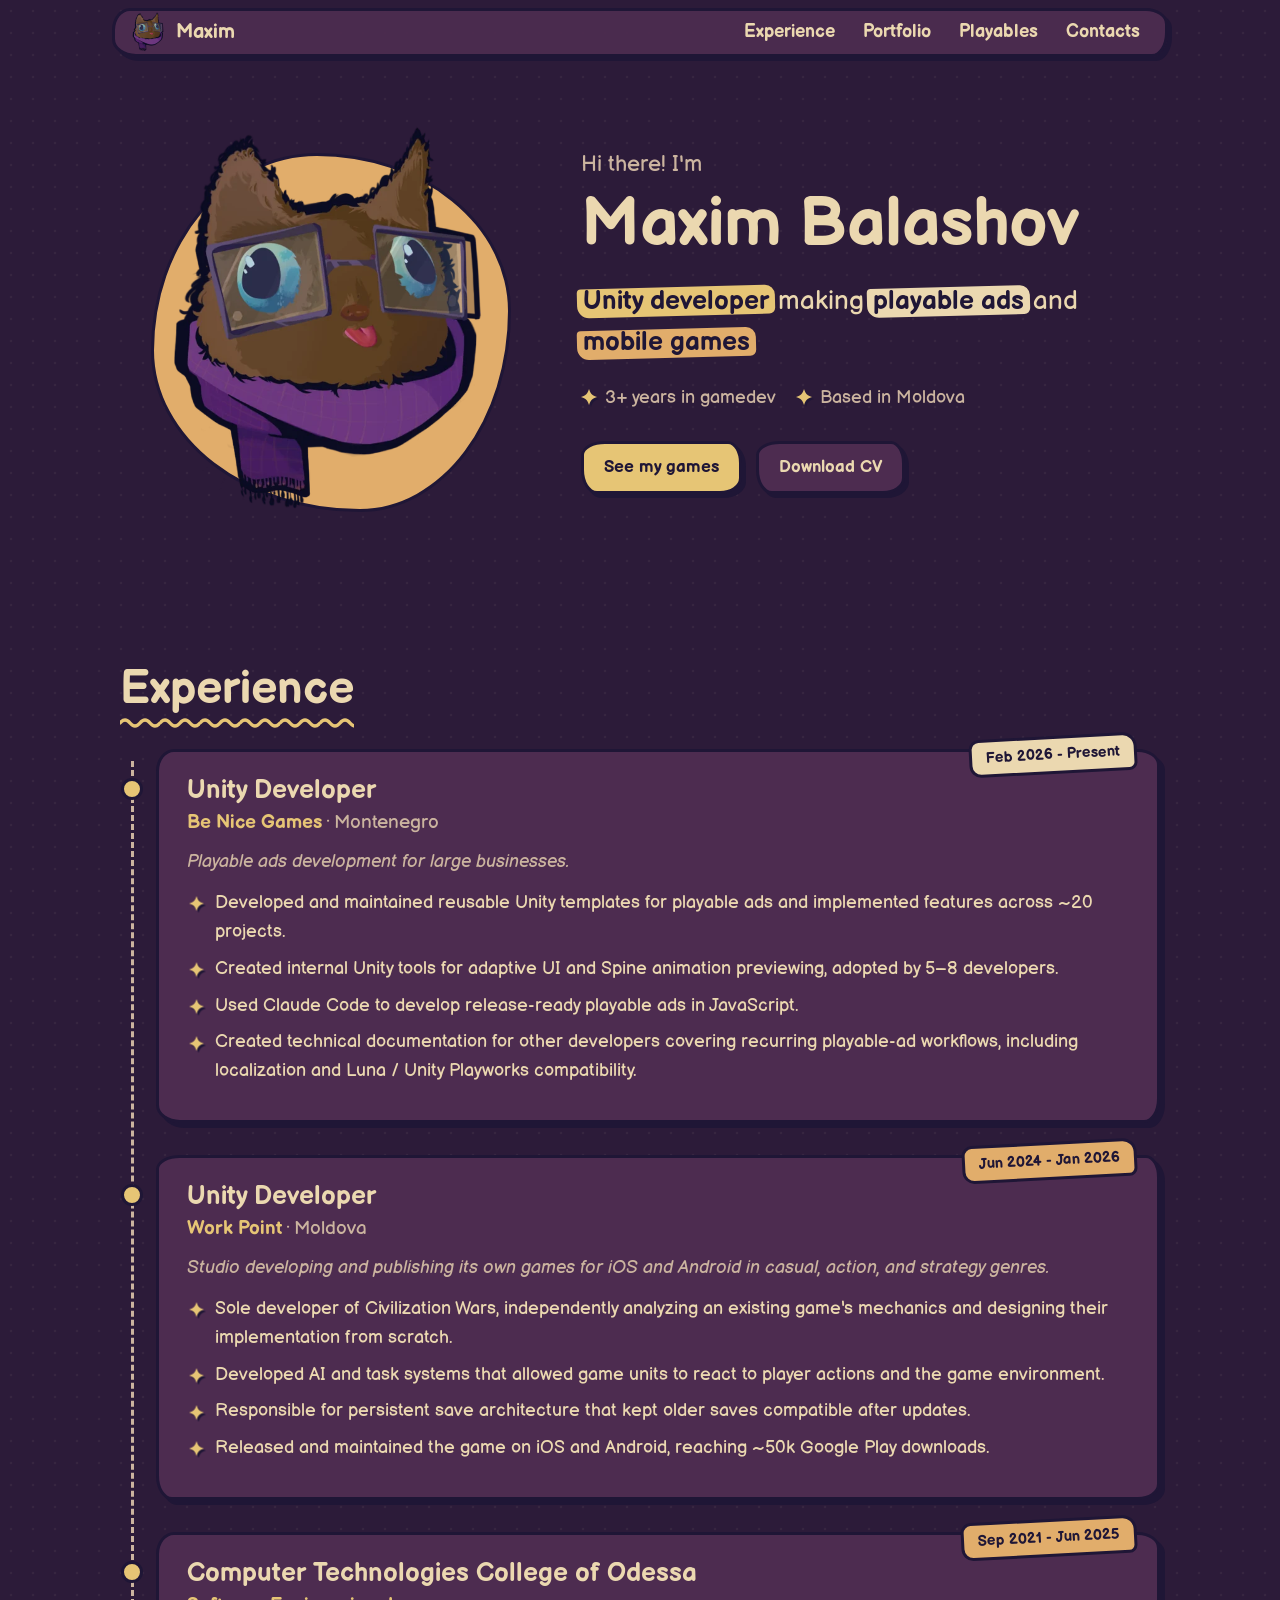
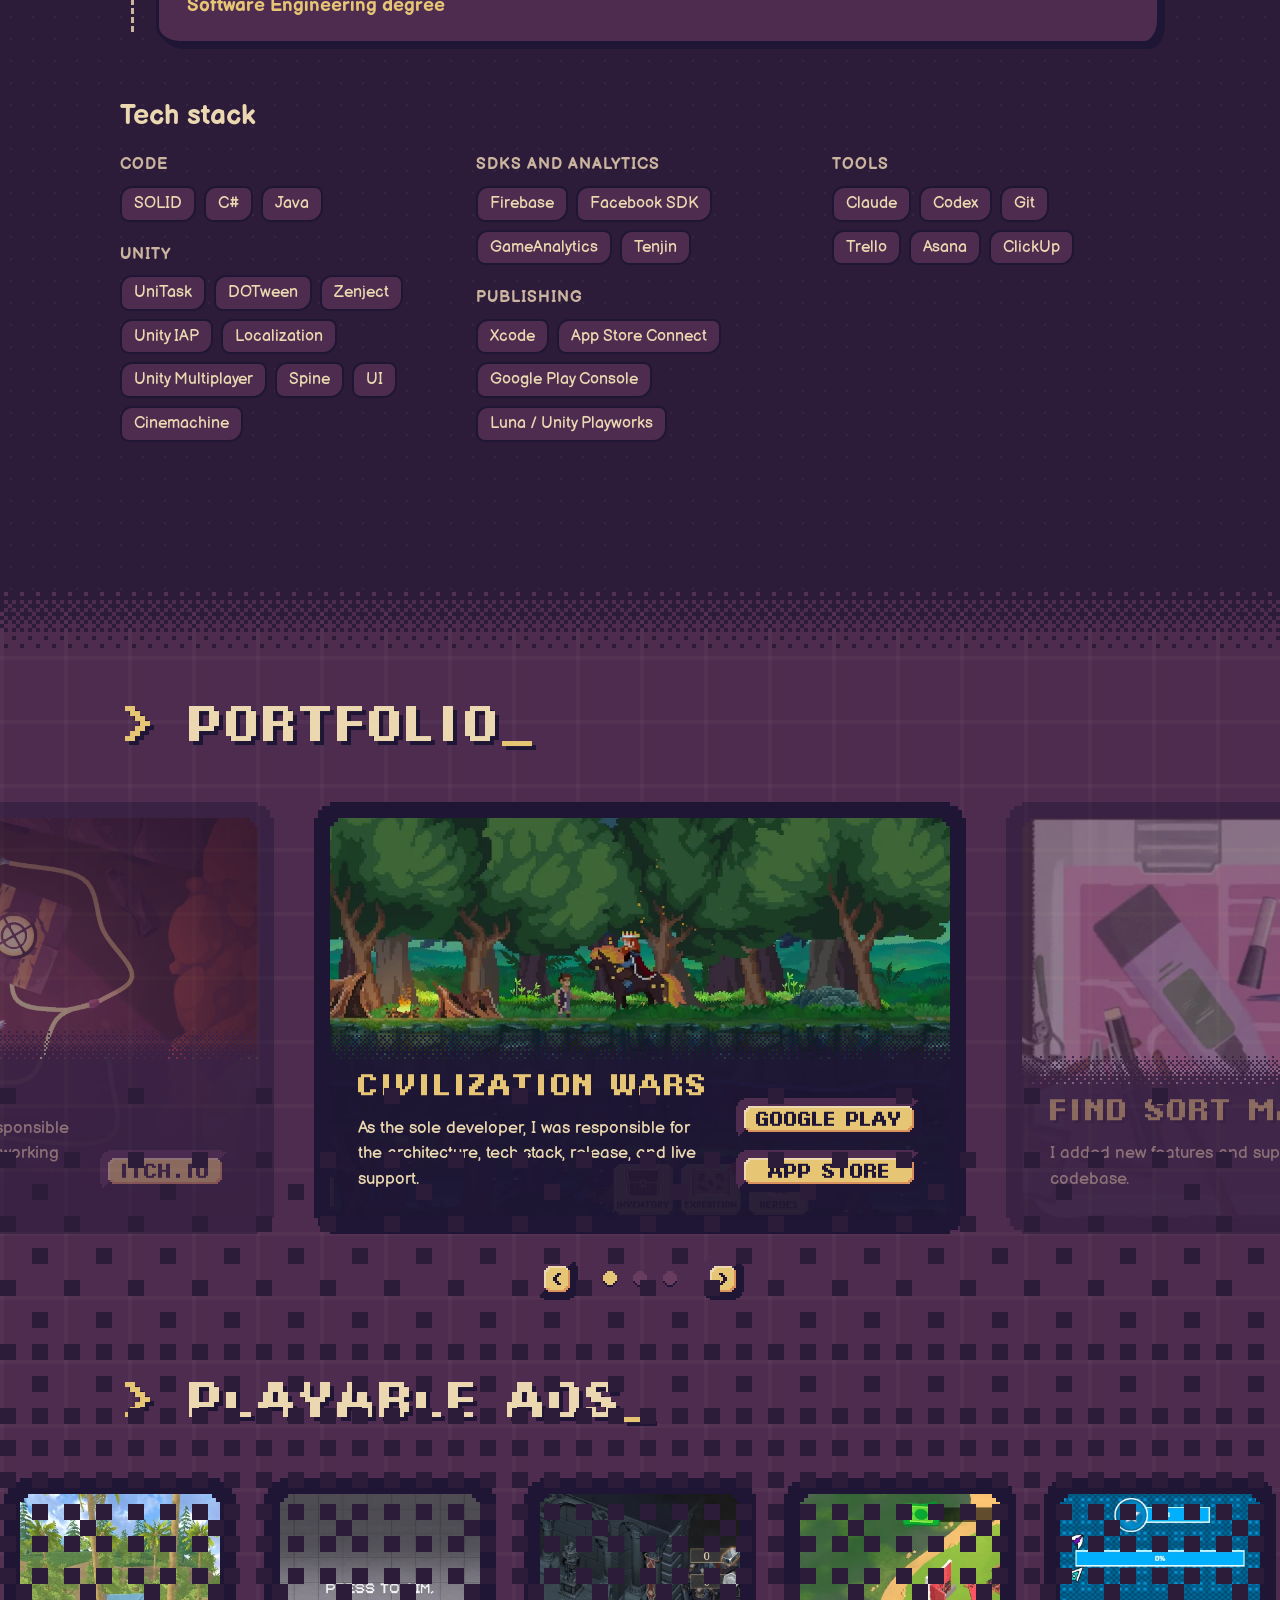
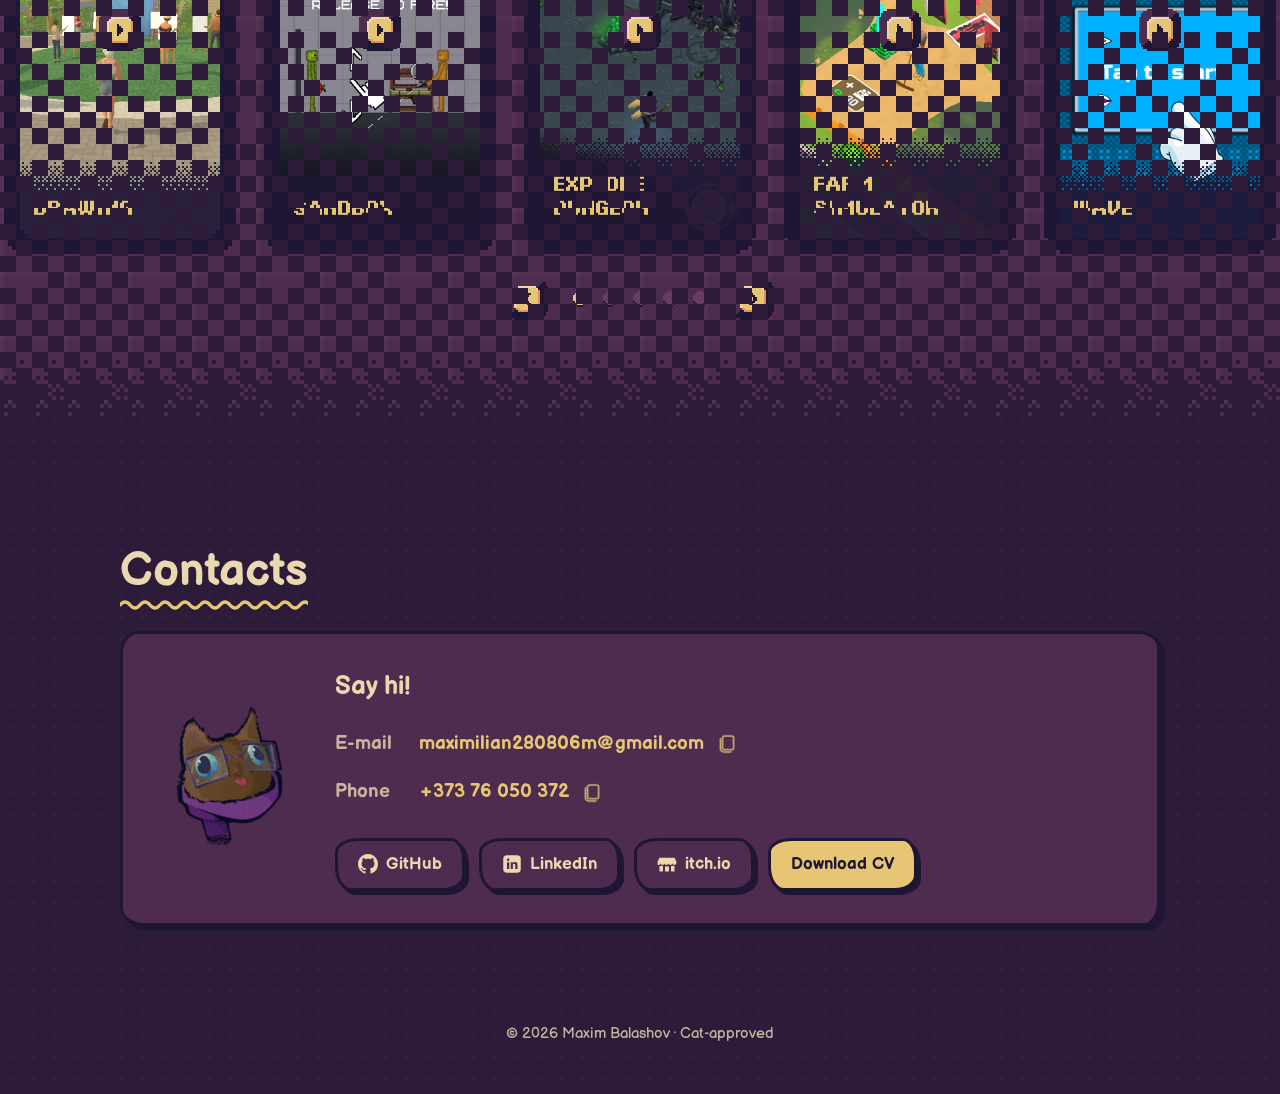
<file: index.html>
<!doctype html>
<html lang="en">
<head>
  <meta charset="utf-8">
  <meta name="viewport" content="width=device-width, initial-scale=1">
  <title>Maxim Balashov</title>
  <meta name="description" content="Unity developer">
  <!-- link preview in messengers / social networks -->
  <meta property="og:type" content="website">
  <meta property="og:url" content="https://maverik-666.github.io/">
  <meta property="og:title" content="Maxim Balashov">
  <meta property="og:description" content="Unity developer">
  <link rel="icon" type="image/png" href="Assets/Art/favicon.png">
  <link rel="preload" href="Assets/Fonts/BalsamiqSans/BalsamiqSans-Regular.woff2" as="font" type="font/woff2" crossorigin>
  <link rel="preload" href="Assets/Fonts/BalsamiqSans/BalsamiqSans-Bold.woff2" as="font" type="font/woff2" crossorigin>
  <link rel="stylesheet" href="css/style.css?v=39">
</head>
<body>

  <!-- Hand-drawn wobble filter, used by doodle elements -->
  <svg width="0" height="0" style="position:absolute" aria-hidden="true">
    <filter id="wobble">
      <feTurbulence type="fractalNoise" baseFrequency="0.03" numOctaves="2" seed="3"/>
      <feDisplacementMap in="SourceGraphic" scale="3"/>
    </filter>
  </svg>

  <header class="nav">
    <a class="nav__logo" href="#top" aria-label="Back to top">
      <img src="Assets/Art/icon.webp" alt="" width="40" height="40">
      <span>Maxim</span>
    </a>
    <nav class="nav__links" aria-label="Sections">
      <a href="#experience">Experience</a>
      <a href="#games">Portfolio</a>
      <a href="#playables">Playables</a>
      <a href="#contacts">Contacts</a>
    </nav>
  </header>

  <main id="top">

    <!-- ============ HERO ============ -->
    <section class="hero">
      <div class="hero__avatar">
        <div class="hero__blob" aria-hidden="true"></div>
        <div class="hero__cat">
          <img src="Assets/Art/icon.webp" alt="Maxim's avatar: a brown cat in glasses and a purple scarf" width="735" height="734">
        </div>
      </div>

      <div class="hero__text">
        <p class="hero__hello">Hi there! I'm</p>
        <h1 class="hero__name">Maxim Balashov</h1>
        <p class="hero__role">
          <span class="marker">Unity developer</span> making
          <span class="marker marker--mustard">playable ads</span> and
          <span class="marker marker--coral">mobile games</span>.
        </p>
        <ul class="hero__facts">
          <li>3+ years in gamedev</li>
          <li>Based in Moldova</li>
        </ul>
        <div class="hero__actions">
          <a class="btn btn--primary" href="#games">See my games</a>
          <a class="btn" href="Assets/CV%2017.10.pdf" download="Maxim_Balashov_CV.pdf" data-track="cv-download-hero">Download CV</a>
        </div>
      </div>
    </section>

    <!-- ============ EXPERIENCE ============ -->
    <section class="section" id="experience">
      <h2 class="section__title"><span>Experience</span></h2>

      <div class="timeline">
        <article class="job card">
          <div class="job__date sticker sticker--mustard">Feb 2026 - Present</div>
          <h3 class="job__role">Unity Developer</h3>
          <p class="job__company">Be Nice Games <span>· Montenegro</span></p>
          <p class="job__about">Playable ads development for large businesses.</p>
          <ul class="job__list">
            <li>Developed and maintained reusable Unity templates for playable ads and implemented features across ~20 projects.</li>
            <li>Created internal Unity tools for adaptive UI and Spine animation previewing, adopted by 5–8 developers.</li>
            <li>Used Claude Code to develop release-ready playable ads in JavaScript.</li>
            <li>Created technical documentation for other developers covering recurring playable-ad workflows, including localization and Luna / Unity Playworks compatibility.</li>
          </ul>
        </article>

        <article class="job card">
          <div class="job__date sticker sticker--coral">Jun 2024 - Jan 2026</div>
          <h3 class="job__role">Unity Developer</h3>
          <p class="job__company">Work Point <span>· Moldova</span></p>
          <p class="job__about">Studio developing and publishing its own games for iOS and Android in casual, action, and strategy genres.</p>
          <ul class="job__list">
            <li>Sole developer of Civilization Wars, independently analyzing an existing game's mechanics and designing their implementation from scratch.</li>
            <li>Developed AI and task systems that allowed game units to react to player actions and the game environment.</li>
            <li>Responsible for persistent save architecture that kept older saves compatible after updates.</li>
            <li>Released and maintained the game on iOS and Android, reaching ~50k Google Play downloads.</li>
          </ul>
        </article>

        <article class="job card card--small">
          <div class="job__date sticker">Sep 2021 - Jun 2025</div>
          <h3 class="job__role">Computer Technologies College of Odessa</h3>
          <p class="job__company">Software Engineering degree</p>
        </article>
      </div>

      <h3 class="subtitle">Tech stack</h3>
      <div class="stack">
        <div class="stack__col">
          <div class="stack__group">
            <p class="stack__label">Code</p>
            <ul class="chips"><li>SOLID</li><li>C#</li><li>Java</li></ul>
          </div>
          <div class="stack__group">
            <p class="stack__label">Unity</p>
            <ul class="chips"><li>UniTask</li><li>DOTween</li><li>Zenject</li><li>Unity IAP</li><li>Localization</li><li>Unity Multiplayer</li><li>Spine</li><li>UI</li><li>Cinemachine</li></ul>
          </div>
        </div>
        <div class="stack__col">
          <div class="stack__group">
            <p class="stack__label">SDKs and analytics</p>
            <ul class="chips"><li>Firebase</li><li>Facebook SDK</li><li>GameAnalytics</li><li>Tenjin</li></ul>
          </div>
          <div class="stack__group">
            <p class="stack__label">Publishing</p>
            <ul class="chips"><li>Xcode</li><li>App Store Connect</li><li>Google Play Console</li><li>Luna / Unity Playworks</li></ul>
          </div>
        </div>
        <div class="stack__col">
          <div class="stack__group">
            <p class="stack__label">Tools</p>
            <ul class="chips"><li>Claude</li><li>Codex</li><li>Git</li></ul>
            <ul class="chips"><li>Trello</li><li>Asana</li><li>ClickUp</li></ul>
          </div>
        </div>
      </div>
    </section>

    <!-- ============ PIXEL WORLD: GAMES + PLAYABLES ============ -->
    <div class="pixel-world">
      <div class="dither-edge dither-edge--top" aria-hidden="true"></div>
      <canvas class="pixel-reveal" aria-hidden="true"></canvas>

      <!-- ===== Games ===== -->
      <section id="games">
        <div class="px-section">
          <h2 class="px-title"><span class="px-title__arrow" aria-hidden="true">&gt;</span> PORTFOLIO<span class="px-cursor" aria-hidden="true">_</span></h2>
        </div>

        <div class="showcase showcase--dim px-showcase-wrap" data-showcase="games" aria-roledescription="carousel" aria-label="Games">
          <div class="showcase__viewport">
            <div class="showcase__track">

              <article class="showcase__item game-card px-frame">
                <div class="px-frame__inner px-placeholder" data-cover="Assets/Art/GamePreviews/cws.webp">
                  <div class="game-card__panel px-panel">
                    <div>
                      <h3 class="game-card__title">CIVILIZATION WARS</h3>
                      <p class="game-card__desc">As the sole developer, I was responsible for the architecture, tech stack, release, and live support.</p>
                    </div>
                    <div class="game-card__links">
                      <a class="px-button" href="https://play.google.com/store/apps/details?id=civilization.wars.kingdom.strategy" target="_blank" rel="noopener" data-track="store/civilization-wars-google-play">GOOGLE PLAY</a>
                      <a class="px-button" href="https://apps.apple.com/us/app/civilization-wars-strategy/id6739465049" target="_blank" rel="noopener" data-track="store/civilization-wars-app-store">APP STORE</a>
                    </div>
                  </div>
                </div>
              </article>

              <article class="showcase__item game-card px-frame">
                <div class="px-frame__inner px-placeholder" data-cover="Assets/Art/GamePreviews/fsm.webp">
                  <div class="game-card__panel px-panel">
                    <div>
                      <h3 class="game-card__title">FIND SORT MATCH</h3>
                      <p class="game-card__desc">I added new features and supported existing codebase.</p>
                    </div>
                    <div class="game-card__links">
                      <a class="px-button" href="https://play.google.com/store/apps/details?id=com.gan.puzzleone" target="_blank" rel="noopener" data-track="store/find-sort-match-google-play">GOOGLE PLAY</a>
                      <a class="px-button" href="https://apps.apple.com/md/app/find-sort-match-sorting-game/id6448245615" target="_blank" rel="noopener" data-track="store/find-sort-match-app-store">APP STORE</a>
                    </div>
                  </div>
                </div>
              </article>

              <article class="showcase__item game-card px-frame">
                <div class="px-frame__inner px-placeholder" data-cover="Assets/Art/GamePreviews/wireup.webp">
                  <div class="game-card__panel px-panel">
                    <div>
                      <h3 class="game-card__title">WIRE UP</h3>
                      <p class="game-card__desc">I was the developer and game designer responsible for the project from concept to completion, working together with a 2D artist.</p>
                    </div>
                    <div class="game-card__links">
                      <a class="px-button" href="https://mav-666.itch.io/wire-up" target="_blank" rel="noopener" data-track="store/wire-up-itch">ITCH.IO</a>
                    </div>
                  </div>
                </div>
              </article>

            </div>
          </div>
          <div class="showcase__controls">
            <button class="px-button px-button--icon" type="button" data-prev aria-label="Previous game">
              <svg viewBox="0 0 16 16" aria-hidden="true"><path fill="currentColor" d="M8 2h4v2H8zM6 4h4v2H6zM4 6h4v4H4zM6 10h4v2H6zM8 12h4v2H8z"/></svg>
            </button>
            <div class="showcase__dots"></div>
            <button class="px-button px-button--icon" type="button" data-next aria-label="Next game">
              <svg viewBox="0 0 16 16" aria-hidden="true"><path fill="currentColor" d="M4 2h4v2H4zM6 4h4v2H6zM8 6h4v4H8zM6 10h4v2H6zM4 12h4v2H4z"/></svg>
            </button>
          </div>
        </div>
      </section>

      <!-- ===== Playables ===== -->
      <section id="playables">
        <div class="px-section">
          <h2 class="px-title"><span class="px-title__arrow" aria-hidden="true">&gt;</span> PLAYABLE ADS<span class="px-cursor" aria-hidden="true">_</span></h2>
        </div>

        <div class="showcase px-showcase-wrap" data-showcase="playables" aria-roledescription="carousel" aria-label="Playable ads" style="--showcase-gap: 20px">
          <div class="showcase__viewport">
            <div class="showcase__track" id="playables-track">
              <!-- filled from js/main.js (PLAYABLES list) -->
            </div>
          </div>
          <div class="showcase__controls">
            <button class="px-button px-button--icon" type="button" data-prev aria-label="Previous playable">
              <svg viewBox="0 0 16 16" aria-hidden="true"><path fill="currentColor" d="M8 2h4v2H8zM6 4h4v2H6zM4 6h4v4H4zM6 10h4v2H6zM8 12h4v2H8z"/></svg>
            </button>
            <div class="showcase__dots"></div>
            <button class="px-button px-button--icon" type="button" data-next aria-label="Next playable">
              <svg viewBox="0 0 16 16" aria-hidden="true"><path fill="currentColor" d="M4 2h4v2H4zM6 4h4v2H6zM8 6h4v4H8zM6 10h4v2H6zM4 12h4v2H4z"/></svg>
            </button>
          </div>
        </div>
      </section>

      <div class="dither-edge dither-edge--bottom" aria-hidden="true"></div>
    </div>

    <!-- ============ CONTACTS ============ -->
    <section class="section" id="contacts">
      <h2 class="section__title"><span>Contacts</span></h2>

      <div class="contact card">
        <img class="contact__cat" src="Assets/Art/icon.webp" alt="" width="140" height="140">
        <div class="contact__body">
          <p class="contact__lead">Say hi!</p>

          <div class="contact__rows">
            <button class="contact__row" type="button" data-copy="maximilian280806m@gmail.com" aria-label="Copy e-mail address" data-track="contact/copy-email">
              <span class="contact__label">E-mail</span>
              <span class="contact__value">maximilian280806m@gmail.com</span>
              <span class="copy-icon" aria-hidden="true"></span>
            </button>
            <button class="contact__row" type="button" data-copy="+37376050372" aria-label="Copy phone number" data-track="contact/copy-phone">
              <span class="contact__label">Phone</span>
              <span class="contact__value">+373 76 050 372</span>
              <span class="copy-icon" aria-hidden="true"></span>
            </button>
          </div>

          <div class="socials">
            <a class="btn btn--social" href="https://github.com/maverik-666" target="_blank" rel="noopener" data-track="social/github">
              <svg viewBox="0 0 16 16" aria-hidden="true"><path fill="currentColor" d="M8 0C3.58 0 0 3.58 0 8c0 3.54 2.29 6.53 5.47 7.59.4.07.55-.17.55-.38 0-.19-.01-.82-.01-1.49-2.01.37-2.53-.49-2.69-.94-.09-.23-.48-.94-.82-1.13-.28-.15-.68-.52-.01-.53.63-.01 1.08.58 1.23.82.72 1.21 1.87.87 2.33.66.07-.52.28-.87.51-1.07-1.78-.2-3.64-.89-3.64-3.95 0-.87.31-1.59.82-2.15-.08-.2-.36-1.02.08-2.12 0 0 .67-.21 2.2.82.64-.18 1.32-.27 2-.27.68 0 1.36.09 2 .27 1.53-1.04 2.2-.82 2.2-.82.44 1.1.16 1.92.08 2.12.51.56.82 1.27.82 2.15 0 3.07-1.87 3.75-3.65 3.95.29.25.54.73.54 1.48 0 1.07-.01 1.93-.01 2.2 0 .21.15.46.55.38A8.01 8.01 0 0 0 16 8c0-4.42-3.58-8-8-8z"/></svg>
              GitHub
            </a>
            <a class="btn btn--social" href="https://www.linkedin.com/in/maxim-balashov-8b03b829a/" target="_blank" rel="noopener" data-track="social/linkedin">
              <svg viewBox="0 0 16 16" aria-hidden="true"><rect x="1" y="1" width="14" height="14" rx="3" fill="currentColor"/><path style="fill:var(--card)" d="M4 6.5h1.8V12H4zM4.9 3.6a1 1 0 1 1 0 2 1 1 0 0 1 0-2zM7 6.5h1.7v.8c.3-.5.9-.9 1.8-.9 1.6 0 1.9 1 1.9 2.4V12h-1.8V9.2c0-.7 0-1.4-.9-1.4s-1 .7-1 1.4V12H7z"/></svg>
              LinkedIn
            </a>
            <a class="btn btn--social" href="https://mav-666.itch.io/" target="_blank" rel="noopener" data-track="social/itch">
              <svg viewBox="0 0 16 16" aria-hidden="true"><path fill="currentColor" d="M2 3h12l1.5 3v1.2c0 .9-.7 1.6-1.6 1.6-.9 0-1.6-.7-1.6-1.6 0 .9-.7 1.6-1.6 1.6S9.1 8.1 9.1 7.2c0 .9-.7 1.6-1.6 1.6S6 8.1 6 7.2c0 .9-.7 1.6-1.6 1.6S2.8 8.1 2.8 7.2c0 .9-.7 1.6-1.6 1.6H.5V6zM2 9.6c.5 0 1-.1 1.4-.4.4.3.9.4 1.4.4V14H2zm9.2 0c.5 0 1-.1 1.4-.4.4.3.9.4 1.4.4V14h-2.8zM6.4 10h3.2v4H6.4z"/></svg>
              itch.io
            </a>
            <a class="btn btn--primary" href="Assets/CV%2017.10.pdf" download="Maxim_Balashov_CV.pdf" data-track="cv-download-contacts">Download CV</a>
          </div>
        </div>
      </div>
    </section>
  </main>

  <footer class="footer">
    <p>© 2026 Maxim Balashov · Cat-approved</p>
  </footer>

  <!-- ============ PLAYABLE MODAL ============ -->
  <div class="player" id="player" hidden>
    <div class="player__backdrop" data-close></div>
    <div class="player__window px-frame" role="dialog" aria-modal="true" aria-labelledby="player-title">
      <div class="px-frame__inner">
        <div class="player__bar">
          <span class="player__title" id="player-title"></span>
          <div class="player__controls">
            <button class="px-button px-button--icon" type="button" id="player-restart" aria-label="Restart playable" title="Restart">
              <img src="Assets/Art/reload.png" alt="" width="36" height="36">
            </button>
            <button class="px-button px-button--icon" type="button" data-close aria-label="Close playable" title="Close">
              <img src="Assets/Art/cross.png" alt="" width="36" height="36">
            </button>
          </div>
        </div>
        <div class="player__screen">
          <iframe id="player-frame" title="Playable ad" allow="autoplay; fullscreen" sandbox="allow-scripts"></iframe>
          <!-- pixel loading screen, drawn in main.js -->
          <div class="player__loader" id="player-loader" hidden>
            <canvas width="64" height="64" aria-hidden="true"></canvas>
            <span class="sr-only">Loading</span>
          </div>
        </div>
      </div>
    </div>
  </div>

  <script src="js/main.js?v=39"></script>
  <!-- GoatCounter analytics: https://maverik.goatcounter.com (no cookies; ignores localhost) -->
  <script data-goatcounter="https://maverik.goatcounter.com/count" async src="https://gc.zgo.at/count.js"></script>
</body>
</html>
</file>
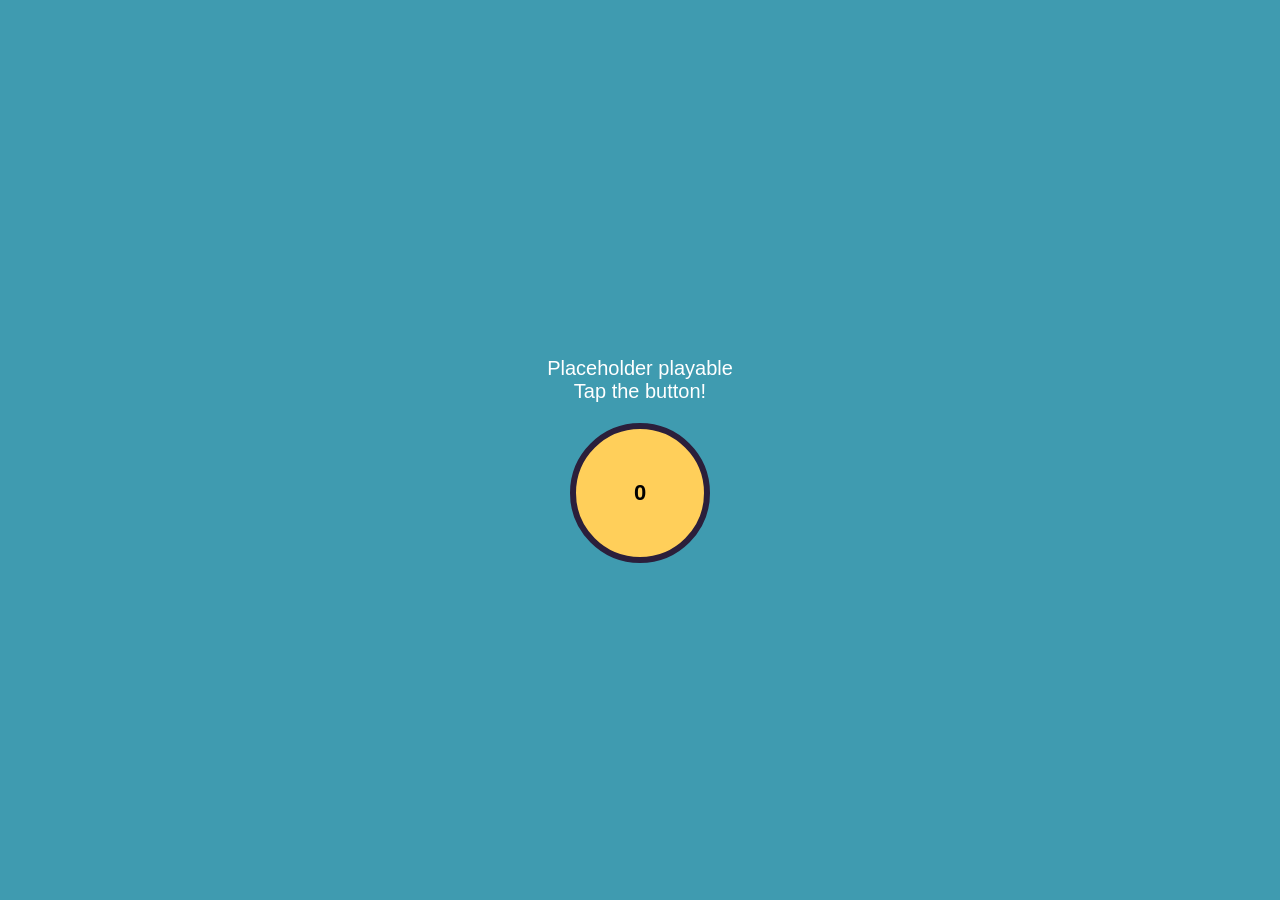
<file: playables/demo.html>
<!doctype html>
<html lang="en">
<head>
<meta charset="utf-8">
<meta name="viewport" content="width=device-width, initial-scale=1">
<title>Demo playable</title>
<style>
  html, body { margin: 0; height: 100%; }
  body {
    display: grid; place-items: center; text-align: center;
    font-family: sans-serif; color: #fff; user-select: none;
    background: #3f9bb0;
  }
  button {
    width: 140px; height: 140px; border-radius: 50%; border: 6px solid #2b1f3b;
    background: #ffcf5a; font-size: 22px; font-weight: bold; cursor: pointer;
    transition: transform .08s;
  }
  button:active { transform: scale(.9); }
  p { font-size: 20px; }
</style>
</head>
<body>
  <div>
    <p>Placeholder playable<br>Tap the button!</p>
    <button id="b" type="button">0</button>
  </div>
  <script>
    var n = 0, b = document.getElementById("b");
    b.onclick = function () { b.textContent = ++n; };
  </script>
</body>
</html>
</file>
<file: css/style.css>
/* ================= Fonts =================
   .woff2 files are subsets (Latin + punctuation) of the .ttf originals, which stay as fallback. */
@font-face {
  font-family: "Balsamiq Sans";
  src: url("../Assets/Fonts/BalsamiqSans/BalsamiqSans-Regular.woff2") format("woff2"), url("../Assets/Fonts/BalsamiqSans/BalsamiqSans-Regular.ttf") format("truetype");
  font-weight: 400; font-style: normal; font-display: swap;
}
@font-face {
  font-family: "Balsamiq Sans";
  src: url("../Assets/Fonts/BalsamiqSans/BalsamiqSans-Bold.woff2") format("woff2"), url("../Assets/Fonts/BalsamiqSans/BalsamiqSans-Bold.ttf") format("truetype");
  font-weight: 700; font-style: normal; font-display: swap;
}
@font-face {
  font-family: "Balsamiq Sans";
  src: url("../Assets/Fonts/BalsamiqSans/BalsamiqSans-Italic.woff2") format("woff2"), url("../Assets/Fonts/BalsamiqSans/BalsamiqSans-Italic.ttf") format("truetype");
  font-weight: 400; font-style: italic; font-display: swap;
}
@font-face {
  font-family: "JF Dot";
  src: url("../Assets/Fonts/JF-Dot/JF-Dot-MPlusH10B.woff2") format("woff2"), url("../Assets/Fonts/JF-Dot/JF-Dot-MPlusH10B.ttf") format("truetype");
  font-weight: 400; font-style: normal; font-display: swap;
}

/* ================= Tokens =================
   Dark palette: plums for surfaces, warm yellows/oranges for accents.
   Text is cream on dark surfaces and dark plum on light accents. */
:root {
  /* plums, light -> dark */
  --plum-1: #804c6d;
  --plum-2: #673c5f;
  --plum-3: #4d2c50;
  --plum-4: #2c1b39;
  --plum-5: #1f1636;
  /* warm accents */
  --orange: #da915e;
  --apricot: #e1ad6b;
  --yellow: #e6c575;
  --cream: #ebd8b0;

  --bg: var(--plum-4);
  --bg-dots: rgba(235, 216, 176, .06);
  --card: var(--plum-3);
  --text: var(--cream);
  --text-soft: #cbb49f;
  --ink: var(--plum-5);    /* outlines, shadows, text on light accents */
  --link: var(--yellow);

  --lilac: var(--plum-1);
  --mustard: var(--yellow);
  --mustard-light: var(--cream);
  --coral: var(--orange);
  --coral-light: var(--apricot);
  --peach: var(--apricot);

  /* pixel world */
  --px-bg: var(--plum-3);
  --px-bg-2: var(--plum-4);
  --px-ink: var(--cream);
  --px-dim: var(--text-soft);
  --px-accent: var(--yellow);
  --px-teal: var(--orange);

  --font-body: "Balsamiq Sans", "Comic Sans MS", "Trebuchet MS", sans-serif;
  --font-pixel: "JF Dot", "Courier New", monospace;

  --line: 3px solid var(--ink);
  --shadow: 5px 5px 0 var(--ink);
  --wobble: 18px 22px 16px 24px / 22px 16px 24px 18px;
  --wobble-2: 24px 14px 22px 16px / 14px 22px 16px 24px;
  --max: 1080px;
}

/* ================= Base ================= */
*, *::before, *::after { box-sizing: border-box; }
html { scroll-behavior: smooth; scroll-padding-top: 84px; }
body {
  margin: 0;
  font-family: var(--font-body);
  font-size: 18px;
  line-height: 1.6;
  color: var(--text);
  background-color: var(--bg);
  background-image: radial-gradient(var(--bg-dots) 1.4px, transparent 1.6px);
  background-size: 22px 22px;
  -webkit-font-smoothing: antialiased;
  overflow-x: hidden;
}
img { max-width: 100%; height: auto; display: block; }
a { color: var(--link); text-decoration-thickness: 2px; text-underline-offset: 3px; }
a:hover { color: var(--apricot); }
:focus-visible { outline: 3px dashed var(--mustard); outline-offset: 4px; }
h1, h2, h3 { line-height: 1.15; margin: 0; }
ul { margin: 0; padding: 0; list-style: none; }
button { font: inherit; color: inherit; cursor: pointer; }

/* ================= Buttons ================= */
.btn {
  display: inline-flex; align-items: center; gap: 8px;
  padding: 10px 20px;
  font-weight: 700; font-size: 17px;
  color: var(--text); text-decoration: none;
  background: var(--card);
  border: var(--line);
  border-radius: var(--wobble-2);
  box-shadow: 4px 4px 0 var(--ink);
  transition: transform .15s ease, box-shadow .15s ease, background-color .15s;
}
.btn:hover { color: var(--text); background: var(--plum-2); transform: translate(-2px, -2px); box-shadow: 6px 6px 0 var(--ink); }
.btn:active { transform: translate(3px, 3px); box-shadow: 1px 1px 0 var(--ink); }
.btn--primary { background: var(--yellow); color: var(--ink); }
.btn--primary:hover { background: var(--cream); color: var(--ink); }
.btn svg { width: 20px; height: 20px; }

/* ================= Nav ================= */
.nav {
  position: sticky; top: 0; z-index: 50;
  display: flex; align-items: center; justify-content: space-between; gap: 16px;
  max-width: var(--max); margin: 0 auto;
  padding: 12px 20px;
}
.nav::before {
  content: ""; position: absolute; inset: 8px 12px;
  background: rgba(77, 44, 80, .96);
  border: var(--line); border-radius: var(--wobble);
  box-shadow: 4px 4px 0 var(--ink);
  z-index: -1;
}
.nav__logo { display: flex; align-items: center; gap: 8px; font-weight: 700; font-size: 20px; color: var(--text); text-decoration: none; padding-left: 8px; }
.nav__logo img { width: 40px; height: 40px; transition: transform .3s; }
.nav__logo:hover img { transform: rotate(-12deg) scale(1.1); }
.nav__links { display: flex; flex-wrap: wrap; gap: 4px; padding-right: 8px; }
.nav__links a {
  padding: 6px 12px; border-radius: 999px;
  color: var(--text); font-weight: 700; text-decoration: none;
  transition: background-color .15s, color .15s;
}
.nav__links a:hover { background: var(--plum-1); color: var(--text); }
.nav__links a.is-active { background: var(--yellow); color: var(--ink); }

/* ================= Hero ================= */
.hero {
  max-width: var(--max); margin: 0 auto;
  padding: 56px 20px 80px;
  display: grid; grid-template-columns: minmax(0, 5fr) minmax(0, 7fr);
  align-items: center; gap: 48px;
}
.hero__avatar { position: relative; max-width: 400px; justify-self: center; }
/* idle bob on the wrapper, squish on the image: transforms combine, so neither jumps */
.hero__cat { position: relative; animation: bob 4s ease-in-out infinite; transform-origin: 50% 80%; }
.hero__cat img { transform-origin: 50% 90%; }
.hero__blob {
  position: absolute; inset: 8% 4% 2% 6%;
  background: var(--apricot);
  border: var(--line);
  border-radius: 46% 54% 42% 58% / 55% 44% 56% 45%;
  animation: blob 9s ease-in-out infinite;
}
@keyframes bob { 0%, 100% { transform: translateY(0) rotate(-2deg); } 50% { transform: translateY(-10px) rotate(2deg); } }
@keyframes blob {
  0%, 100% { border-radius: 46% 54% 42% 58% / 55% 44% 56% 45%; }
  50% { border-radius: 56% 44% 52% 48% / 45% 56% 44% 55%; }
}
.hero__hello { margin: 0 0 4px; font-size: 22px; color: var(--text-soft); }
.hero__name { font-size: clamp(40px, 6vw, 68px); font-weight: 700; letter-spacing: -.5px; }
.hero__role { font-size: clamp(20px, 2.4vw, 26px); margin: 16px 0 20px; }

.marker { position: relative; white-space: nowrap; font-weight: 700; color: var(--ink); z-index: 0; padding: 0 2px; }
.marker::after {
  content: ""; position: absolute; z-index: -1;
  left: -4px; right: -4px; top: 6%; bottom: 0;
  background: var(--mustard);
  border-radius: 4px 10px 6px 12px;
  transform: rotate(-1.5deg);
}
.marker--mustard::after { background: var(--mustard-light); }
.marker--coral::after { background: var(--coral-light); }

.hero__facts { display: flex; flex-wrap: wrap; gap: 8px 20px; margin-bottom: 28px; color: var(--text-soft); }
.hero__facts li::before {
  content: ""; width: 16px; height: 16px; vertical-align: -2px;
  background: url("../Assets/Art/star-yellow.png") center / contain no-repeat;
  filter: drop-shadow(2px 2px 0 var(--ink));
}
.hero__actions { display: flex; flex-wrap: wrap; gap: 14px; }

/* ================= Sections ================= */
.section { max-width: var(--max); margin: 0 auto; padding: 64px 20px; }
.section__title { font-size: clamp(32px, 4.4vw, 46px); margin-bottom: 32px; }
.section__title span { position: relative; display: inline-block; }
.section__title span::after { /* hand-drawn squiggle */
  content: ""; position: absolute; left: 0; right: 0; bottom: -12px; height: 12px;
  background: url("data:image/svg+xml,%3Csvg xmlns='http://www.w3.org/2000/svg' viewBox='0 0 40 12'%3E%3Cpath d='M0 6 Q5 0 10 6 T20 6 T30 6 T40 6' fill='none' stroke='%23e6c575' stroke-width='3.5' stroke-linecap='round'/%3E%3C/svg%3E") repeat-x left center / 40px 12px;
}
.section__lead { margin: -12px 0 28px; color: var(--text-soft); }
.subtitle { font-size: 28px; margin: 56px 0 20px; }

.card {
  color: var(--text);
  background: var(--card);
  border: var(--line);
  border-radius: var(--wobble);
  box-shadow: var(--shadow);
}

.sticker {
  display: inline-block;
  padding: 4px 14px;
  font-weight: 700; font-size: 15px; color: var(--ink);
  background: var(--peach);
  border: var(--line); border-radius: 10px 14px 8px 12px;
  transform: rotate(-3deg);
}
.sticker--mustard { background: var(--mustard-light); }
.sticker--coral { background: var(--coral-light); }

/* ================= Experience ================= */
.timeline { --tl-pad: 36px; --tl-x: 12px; display: grid; gap: 32px; position: relative; padding-left: var(--tl-pad); }
.timeline::before { /* dashed path */
  content: ""; position: absolute; left: calc(var(--tl-x) - 1.5px); top: 12px; bottom: 12px;
  border-left: 3px dashed var(--text-soft);
}
.job { position: relative; padding: 24px 28px 26px; }
.job::before { /* dot on the path */
  content: ""; position: absolute; top: 26px;
  left: calc(var(--tl-x) - var(--tl-pad) - 3px); /* 3px = card border */
  transform: translateX(-50%);
  width: 22px; height: 22px; border-radius: 50%;
  background: var(--mustard); border: var(--line);
}
.job:nth-child(even) { border-radius: var(--wobble-2); }
.job__date { position: absolute; top: -16px; right: 20px; }
.job__role { font-size: 26px; }
.job__company { margin: 2px 0 10px; font-weight: 700; color: var(--yellow); font-size: 19px; }
.job__company span { color: var(--text-soft); font-weight: 400; }
.job__about { margin: 0 0 12px; font-style: italic; color: var(--text-soft); }
.job__list li { position: relative; padding-left: 28px; margin-bottom: 8px; }
.job__list li::before {
  content: ""; position: absolute; left: 2px; top: .4em;
  width: 15px; height: 15px;
  background: url("../Assets/Art/star-yellow.png") center / contain no-repeat;
  filter: drop-shadow(2px 2px 0 var(--ink));
}
.card--small { padding-bottom: 20px; }
.card--small .job__company { margin-bottom: 0; }

.stack { display: grid; grid-template-columns: repeat(3, minmax(0, 1fr)); gap: 20px 28px; align-items: start; }
.stack__col { display: grid; gap: 20px; }
.stack__label { margin: 0 0 8px; font-weight: 700; color: var(--text-soft); font-size: 16px; text-transform: uppercase; letter-spacing: 1px; }
.chips { display: flex; flex-wrap: wrap; gap: 8px; }
.chips li {
  padding: 3px 12px; font-size: 16px; color: var(--text);
  background: var(--card); border: 2.5px solid var(--ink);
  border-radius: 12px 8px 14px 9px;
  transition: background-color .15s, color .15s;
}
.chips + .chips { margin-top: 8px; }
.chips li:nth-child(3n+1):hover { background: var(--yellow); color: var(--ink); }
.chips li:nth-child(3n+2):hover { background: var(--orange); color: var(--ink); }
.chips li:nth-child(3n):hover { background: var(--apricot); color: var(--ink); }

/* ================= Pixel world (Games + Playables) ================= */
/* Pixel art assets are drawn at 2x, so 1 art pixel = 2 css px at 1:1. */
.pixel-world {
  --panel: rgba(31, 22, 54, .92);
  position: relative;
  margin: 150px 0 130px;
  color: var(--px-ink);
}
/* Dithered edges: same background + grid as the world, cut out by a mask
   built from Assets/Art/gradient.png in main.js, so the grid continues through */
.pixel-world, .dither-edge {
  background-color: var(--px-bg);
  background-image:
    linear-gradient(rgba(235,216,176,.035) 4px, transparent 4px),
    linear-gradient(90deg, rgba(235,216,176,.035) 4px, transparent 4px);
  background-size: 64px 64px;
}
.dither-edge {
  position: absolute; left: 0; right: 0; height: 64px;
  pointer-events: none;
  visibility: hidden; /* shown once the mask is ready */
  -webkit-mask-repeat: repeat-x; mask-repeat: repeat-x;
  -webkit-mask-size: 64px 64px; mask-size: 64px 64px;
}
.dither-ready .dither-edge { visibility: visible; }
/* the edge ends where the world's grid starts: shift so lines line up */
.dither-edge--top {
  bottom: 100%;
  background-position: 0 0;
  -webkit-mask-image: var(--dither-mask-top); mask-image: var(--dither-mask-top);
}
.dither-edge--bottom {
  top: 100%;
  background-position: 0 var(--grid-shift-bottom, 0px);
  -webkit-mask-image: var(--dither-mask-bottom); mask-image: var(--dither-mask-bottom);
}

.pixel-reveal {
  /* covers the whole pixel world including both dithered edges */
  position: absolute; left: 0; top: -64px; width: 100%; height: calc(100% + 128px);
  pointer-events: none; z-index: 5;
  image-rendering: pixelated;
}

.px-section { max-width: var(--max); margin: 0 auto; padding: 48px 20px 8px; }
.px-section + .px-section { padding-top: 72px; }
.px-showcase-wrap { padding-bottom: 32px; }

/* JF Dot is a 10px-grid font: sizes kept to multiples of 10 so it stays crisp */
.px-title {
  font-family: var(--font-pixel); font-weight: 400;
  font-size: 50px; line-height: 1; letter-spacing: 2px;
  color: var(--px-ink);
  text-shadow: 4px 4px 0 var(--ink);
  margin-bottom: 20px;
}
.px-title__arrow { color: var(--px-accent); }
.px-cursor { color: var(--px-accent); animation: blink 1s steps(1) infinite; }
@keyframes blink { 50% { opacity: 0; } }
.px-lead { margin: 0 0 28px; color: var(--px-dim); font-size: 18px; }

/* 9-slice frame from Assets/Art/border.png (tinted copy: border-ink.png) */
.px-frame { position: relative; padding: 12px; }
.px-frame::after {
  content: ""; position: absolute; inset: 0; z-index: 2; pointer-events: none;
  border: 28px solid transparent;
  border-image: url("../Assets/Art/border-ink.png") 14 / 28px stretch;
  image-rendering: pixelated;
}
.px-frame__inner { position: relative; height: 100%; border-radius: 16px; overflow: hidden; }

/* 9-slice button from Assets/Art/button.png */
.px-button {
  display: inline-flex; align-items: center; justify-content: center;
  box-sizing: border-box; height: 42px; padding: 0 6px;
  border-style: solid; border-width: 14px;
  border-image: url("../Assets/Art/button.png") 14 fill / 14px stretch;
  image-rendering: pixelated;
  background: none;
  font-family: var(--font-pixel); font-size: 20px; line-height: 14px;
  color: var(--ink); text-decoration: none; white-space: nowrap;
  cursor: pointer;
  padding-top: 4px; /* label sits one art pixel lower */
}
/* main.js pre-renders the 9-slice into one image per size: no seams between slices */
.px-button.is-painted {
  border-image: none; border-color: transparent;
  background-origin: border-box; background-clip: border-box;
  background-size: 100% 100%; background-repeat: no-repeat;
}
.px-button { transition: transform .06s steps(1), filter .1s; }
.px-button:hover { color: var(--ink); filter: brightness(1.08); }
/* pressed: the button sinks by one art pixel and darkens */
.px-button:active, .play-card:active .play-card__play { transform: translateY(2px); filter: brightness(.85); }
.play-card:active .play-card__play { transform: translate(-50%, calc(-50% + 2px)); }
.px-button--icon { width: 42px; padding: 0; }
.px-button--icon svg { width: 16px; height: 16px; flex: none; overflow: visible; }
/* icon art is 24x24 at 1x; shown at 1.5x so it fits the button face */
.px-button--icon img { width: 36px; height: 36px; flex: none; max-width: none; image-rendering: pixelated; }

.px-placeholder {
  background-color: var(--plum-2);
  background-image:
    linear-gradient(45deg, var(--plum-1) 25%, transparent 25%, transparent 75%, var(--plum-1) 75%),
    linear-gradient(45deg, var(--plum-1) 25%, transparent 25%, transparent 75%, var(--plum-1) 75%);
  background-size: 64px 64px; background-position: 0 0, 32px 32px;
}
.has-cover { background-size: cover; background-position: center; }

/* dithered fade from the cover into the info panel */
.px-panel { position: relative; background: var(--panel); }
.px-panel::before {
  content: ""; position: absolute; left: 0; right: 0; bottom: 100%; height: 32px;
  background: var(--dither-panel, linear-gradient(transparent, var(--panel)));
  background-repeat: repeat-x;
  background-size: 32px 32px;
  image-rendering: pixelated;
}

.px-tags { display: flex; flex-wrap: wrap; gap: 6px; }
.px-tags + .px-tags { margin-top: 6px; }
.px-tags li {
  font-family: var(--font-pixel); font-size: 15px; line-height: 1;
  padding: 3px 6px 2px;
  color: var(--orange); border: 2px solid var(--orange);
}

/* ================= Showcase (infinite carousel) ================= */
.showcase__viewport {
  overflow: hidden;
  padding: 16px 0 12px;
  touch-action: pan-y;
  cursor: grab;
}
.showcase__viewport.is-dragging { cursor: grabbing; }
.showcase__track {
  display: flex; gap: var(--showcase-gap, 32px);
  transition: transform .55s cubic-bezier(.22, 1, .36, 1);
  will-change: transform;
  user-select: none; -webkit-user-select: none;
}
.showcase__track.no-anim { transition: none; }
.showcase__track.no-fade .showcase__item { transition: none; }
.showcase__item { flex: none; }
.showcase--dim .showcase__item { transition: opacity .3s; }
.showcase--dim .showcase__item:not(.is-active) { opacity: .4; }

.showcase__controls { display: flex; align-items: center; justify-content: center; gap: 20px; margin-top: 8px; }
.showcase__dots { display: flex; gap: 6px; }
.showcase__dot {
  width: 24px; height: 24px; padding: 0; border: 0; background: none; cursor: pointer;
  display: grid; place-items: center;
}
/* dot art is 7x8, shown at 2x like the other pixel assets */
.showcase__dot::before {
  content: ""; width: 14px; height: 16px;
  background: url("../Assets/Art/dot_disabled.png") center / 100% 100% no-repeat;
  image-rendering: pixelated;
}
.showcase__dot.is-active::before { background-image: url("../Assets/Art/dot_enabled.png"); }

/* ================= Game card (landscape) ================= */
.game-card { width: min(660px, 86vw); }
/* 3:2 landscape, but allowed to grow if the text needs more room */
.game-card .px-frame__inner { display: flex; flex-direction: column; justify-content: flex-end; min-height: calc(min(660px, 86vw) * 2 / 3 - 24px); }
.game-card__title {
  font-family: var(--font-pixel); font-weight: 400;
  font-size: 30px; line-height: 1.1; letter-spacing: 1px;
  color: var(--yellow);
  text-shadow: 3px 3px 0 var(--ink);
}
.game-card__panel {
  display: grid; grid-template-columns: minmax(0, 1fr) auto; align-items: end; gap: 16px 24px;
  padding: 8px 36px 34px;
}
.game-card__desc { margin: 12px 0 0; font-size: 17px; line-height: 1.5; color: var(--cream); }
.game-card__links { display: flex; flex-direction: column; gap: 10px; }

/* ================= Playable card (portrait) ================= */
.play-card {
  width: 240px; padding: 12px;
  border: 0; background: none; color: inherit; text-align: left; font: inherit;
  cursor: pointer;
  transition: transform .2s steps(3);
}
.play-card:hover { transform: translateY(-6px); }
.play-card .px-frame__inner { aspect-ratio: 9 / 15; display: flex; flex-direction: column; justify-content: flex-end; }
.play-card__label {
  position: absolute; left: 0; right: 0; top: 18%; text-align: center;
  font-family: var(--font-pixel); font-size: 20px; color: var(--cream); opacity: .7;
}
.play-card__play { position: absolute; left: 50%; top: 40%; transform: translate(-50%, -50%); }
.play-card__panel { padding: 4px 22px 24px; }
.play-card__title { display: block; font-family: var(--font-pixel); font-size: 20px; line-height: 1.2; color: var(--yellow); }

/* ================= Player modal ================= */
.player { position: fixed; inset: 0; z-index: 100; display: grid; place-items: center; }
.player[hidden] { display: none; }
.player__backdrop {
  position: absolute; inset: 0;
  background: rgba(31, 22, 54, .8);
  opacity: 0; transition: opacity .3s ease;
}
.player.is-open .player__backdrop { opacity: 1; }
/* the window follows the screen: portrait on tall screens, landscape on wide ones */
.player__window {
  height: min(88vh, 900px);
  aspect-ratio: 9 / 17;
  max-width: 94vw;
  will-change: transform;
}
@media (orientation: landscape) {
  .player__window {
    aspect-ratio: 16 / 9;
    height: auto;
    width: min(92vw, 1400px, calc(88vh * 16 / 9));
    max-width: none;
  }
}
.player__window .px-frame__inner { display: flex; flex-direction: column; background: var(--plum-5); }
.player__bar {
  display: flex; align-items: center; justify-content: space-between; gap: 12px;
  position: relative; z-index: 2;
  padding: 12px 14px 10px 24px;
  background: var(--plum-5);
}
/* dark dithered fade (gradient_small.png) hanging over the top of the game; clicks pass through */
.player__bar::after {
  content: ""; position: absolute; left: 0; right: 0; top: 100%; height: 32px;
  background: var(--dither-bar, linear-gradient(var(--plum-5), transparent 45%)) left top / 32px 32px repeat-x;
  image-rendering: pixelated;
  pointer-events: none;
}
.player__title {
  font-family: var(--font-pixel); font-size: 20px; color: var(--yellow);
  white-space: nowrap; overflow: hidden; text-overflow: ellipsis;
}
.player__controls { display: flex; gap: 6px; }
.player__screen { position: relative; flex: 1; background: var(--plum-5); }
.player__loader {
  position: absolute; inset: 0;
  display: grid; place-items: center;
  /* same backdrop as the pixel world, so the dark disc reads */
  background-color: var(--px-bg);
  background-image:
    linear-gradient(rgba(235,216,176,.035) 4px, transparent 4px),
    linear-gradient(90deg, rgba(235,216,176,.035) 4px, transparent 4px);
  background-size: 64px 64px;
  transition: opacity .3s;
}
.player__loader[hidden] { display: none; }
.player__loader.is-done { opacity: 0; }
/* 64x64 art canvas shown at 4x */
.player__loader canvas { width: 256px; height: 256px; max-width: 70%; height: auto; aspect-ratio: 1; image-rendering: pixelated; }

/* "REDIRECT!" pops up when the build tries to open the store */
.redirect-pop {
  position: absolute; left: 50%; top: 45%; z-index: 3;
  font-family: var(--font-pixel); font-size: 30px; line-height: 1;
  color: var(--yellow); text-shadow: 3px 3px 0 var(--ink);
  white-space: nowrap; pointer-events: none;
  /* movement snaps in pixel steps, the fade stays smooth */
  animation: pop-rise 1.2s steps(12) forwards, pop-fade 1.2s ease-in forwards;
}
@keyframes pop-rise { from { transform: translate(-50%, 0); } to { transform: translate(-50%, -96px); } }
@keyframes pop-fade { 0%, 40% { opacity: 1; } 100% { opacity: 0; } }
.sr-only { position: absolute; width: 1px; height: 1px; overflow: hidden; clip: rect(0 0 0 0); white-space: nowrap; }
.player__screen iframe { width: 100%; height: 100%; border: 0; display: block; background: var(--plum-5); }
body.is-locked { overflow: hidden; }

/* ================= Contacts ================= */
.contact { display: flex; align-items: center; gap: 36px; padding: 32px 36px; }
.contact__cat { width: 140px; flex: none; transform: rotate(-8deg); }
.contact__lead { margin: 0 0 16px; font-size: 26px; font-weight: 700; }
.contact__rows { display: grid; justify-items: start; gap: 6px; margin: 0 0 24px -12px; }
/* the whole row copies its value */
.contact__row {
  display: flex; flex-wrap: wrap; align-items: center; gap: 4px 12px;
  padding: 6px 12px;
  font-size: 19px; text-align: left; color: inherit;
  background: none; border: 0; border-radius: 12px;
  transition: background-color .15s;
}
.contact__row:hover { background: rgba(235, 216, 176, .08); }
.contact__label { min-width: 72px; font-weight: 700; color: var(--text-soft); }
.contact__value { font-weight: 700; color: var(--link); word-break: break-all; }
/* copy.png is a white icon: used as a mask so it takes any color */
.copy-icon {
  width: 22px; height: 22px; flex: none;
  background-color: var(--yellow);
  -webkit-mask: url("../Assets/Art/copy.png") center / contain no-repeat;
          mask: url("../Assets/Art/copy.png") center / contain no-repeat;
  transition: background-color .15s;
}
.contact__row:hover .copy-icon { background-color: var(--cream); }

/* "Copied!" rises from the click and fades */
.copied-pop {
  position: fixed; z-index: 200; pointer-events: none;
  font-weight: 700; font-size: 20px; white-space: nowrap;
  color: var(--yellow); text-shadow: 2px 2px 0 var(--ink);
  animation: copied-pop 1s ease-out forwards;
}
@keyframes copied-pop {
  0% { opacity: 0; transform: translate(-50%, -50%); }
  15% { opacity: 1; }
  45% { opacity: 1; }
  100% { opacity: 0; transform: translate(-50%, calc(-50% - 60px)); }
}
.socials { display: flex; flex-wrap: wrap; gap: 14px; }

.footer { text-align: center; padding: 32px 20px 48px; color: var(--text-soft); font-size: 15px; }
.footer p { margin: 0; }

/* ================= Micro-interactions ================= */
/* Rule: never rotate/scale elements with text (it renders blurry); images and decorations are fine. */

/* scroll progress */
.progress {
  position: fixed; left: 0; top: 0; z-index: 60;
  width: 100%; height: 4px;
  background: var(--yellow);
  transform-origin: 0 50%; transform: scaleX(0);
  pointer-events: none;
}

/* nav: sliding pill behind the active link */
.nav__links { position: relative; }
.nav__links a { position: relative; z-index: 1; }
.nav__pill {
  position: absolute; z-index: 0; left: 0; top: 0;
  border-radius: 999px; background: var(--yellow);
  opacity: 0;
  transition: transform .35s cubic-bezier(.34, 1.4, .64, 1), width .35s cubic-bezier(.34, 1.4, .64, 1), opacity .2s;
  pointer-events: none;
}
.nav__links.has-pill a.is-active { background: transparent; }
.nav__logo:active img { transform: rotate(-360deg) scale(.9); transition: transform .5s; }

/* avatar: click to pet */
.hero__avatar { cursor: pointer; -webkit-tap-highlight-color: transparent; }
.hero__avatar:focus-visible { outline-offset: 0; border-radius: 50%; }
.hero__blob { transition: transform .4s cubic-bezier(.34, 1.56, .64, 1); }
.hero__avatar:hover .hero__blob { transform: scale(1.05); }
.hero__avatar.is-petted .hero__cat img { animation: squish .5s cubic-bezier(.34, 1.56, .64, 1); }
@keyframes squish {
  0% { transform: scale(1, 1); }
  30% { transform: scale(1.1, .88) translateY(14px); }
  60% { transform: scale(.94, 1.08) translateY(-12px); }
  100% { transform: scale(1, 1); }
}
/* hero stars pulse */
.hero__facts li::before { display: inline-block; margin-right: 8px; animation: pulse 1.8s ease-in-out infinite; }
.hero__facts li:nth-child(2)::before { animation-delay: .9s; }
@keyframes pulse { 0%, 100% { transform: scale(1); } 50% { transform: scale(1.35); } }

/* section title squiggle flows on hover */
.section__title span::after { transition: background-position .6s ease; }
.section__title:hover span::after { background-position: 40px center; }

/* chips lift */
.chips li { transition: background-color .15s, color .15s, transform .15s, box-shadow .15s; }
.chips li:hover { transform: translate(-2px, -2px); box-shadow: 3px 3px 0 var(--ink); }

/* timeline dot pops when its card appears */
.job.is-visible::before { animation: dot-pop .6s .2s cubic-bezier(.34, 1.8, .64, 1) backwards; }
@keyframes dot-pop { from { transform: translateX(-50%) scale(0); } to { transform: translateX(-50%) scale(1); } }
.job:hover::before { background: var(--orange); transition: background-color .2s; }
.job__list li::before { transition: transform .3s; }
.job__list li:hover::before { transform: scale(1.4); }

/* contact cat waves */
.contact__cat { transition: transform .3s cubic-bezier(.34, 1.56, .64, 1); }
.contact__cat:hover { transform: rotate(6deg) translateY(-6px); }

/* particle bursts: motion (with gravity) is simulated in main.js */
/* stars.png is a 4-frame strip of 9x9 stars, shown at 2x; main.js steps the frames */
.burst {
  position: fixed; left: 0; top: 0; z-index: 200; pointer-events: none;
  width: 18px; height: 18px;
  background: url("../Assets/Art/stars.png") 0 0 / 72px 18px no-repeat;
  image-rendering: pixelated;
  will-change: transform;
}
/* the cat's stars: the smooth hand-drawn star with the usual ink shadow */
.burst--soft {
  background: url("../Assets/Art/star-yellow.png") center / contain no-repeat;
  image-rendering: auto;
  filter: drop-shadow(2px 2px 0 var(--ink));
}

/* ================= Scroll-in animation ================= */
.reveal { opacity: 0; transform: translateY(24px); transition: opacity .5s ease, transform .5s cubic-bezier(.34, 1.4, .64, 1); }
.reveal.is-visible { opacity: 1; transform: none; }

/* ================= Responsive ================= */
@media (max-width: 820px) {
  .hero { grid-template-columns: 1fr; text-align: center; padding-top: 32px; gap: 24px; }
  .hero__avatar { max-width: 260px; }
  .hero__facts, .hero__actions { justify-content: center; }
  .contact { flex-direction: column; text-align: center; padding: 28px 20px; }
  .contact__rows { justify-items: center; margin-left: 0; }
  .contact__row, .socials { justify-content: center; }
  .contact__label { min-width: 0; }
  .px-title { font-size: 40px; }
  .game-card .px-frame__inner { min-height: 340px; }
  .game-card__title { font-size: 20px; }
  .game-card__panel { grid-template-columns: minmax(0, 1fr); padding: 4px 24px 26px; }
  .game-card__links { flex-direction: row; flex-wrap: wrap; }
  .stack { grid-template-columns: 1fr; }
}
@media (max-width: 560px) {
  body { font-size: 17px; }
  .nav { padding: 10px 14px; }
  .nav__logo span { display: none; }
  .nav__links { flex-wrap: nowrap; gap: 2px; }
  .nav__links a { padding: 5px 7px; font-size: 15px; }
  .timeline { --tl-pad: 26px; --tl-x: 8px; }
  .job { padding: 26px 18px 20px; }
  .job::before { width: 18px; height: 18px; }
  .job__date { right: 12px; font-size: 14px; }
  .job__role { font-size: 22px; }
  .px-title { font-size: 30px; }
  .play-card { width: 62vw; }
}
@media (max-width: 560px) and (orientation: portrait) {
  .player__window { height: auto; width: 94vw; max-height: 90vh; }
}

@media (max-width: 420px) {
  .nav__logo { display: none; }
  .nav { justify-content: center; }
}

@media (prefers-reduced-motion: reduce) {
  *, *::before, *::after { animation: none !important; transition: none !important; }
  html { scroll-behavior: auto; }
  .reveal { opacity: 1; transform: none; }
}
</file>
